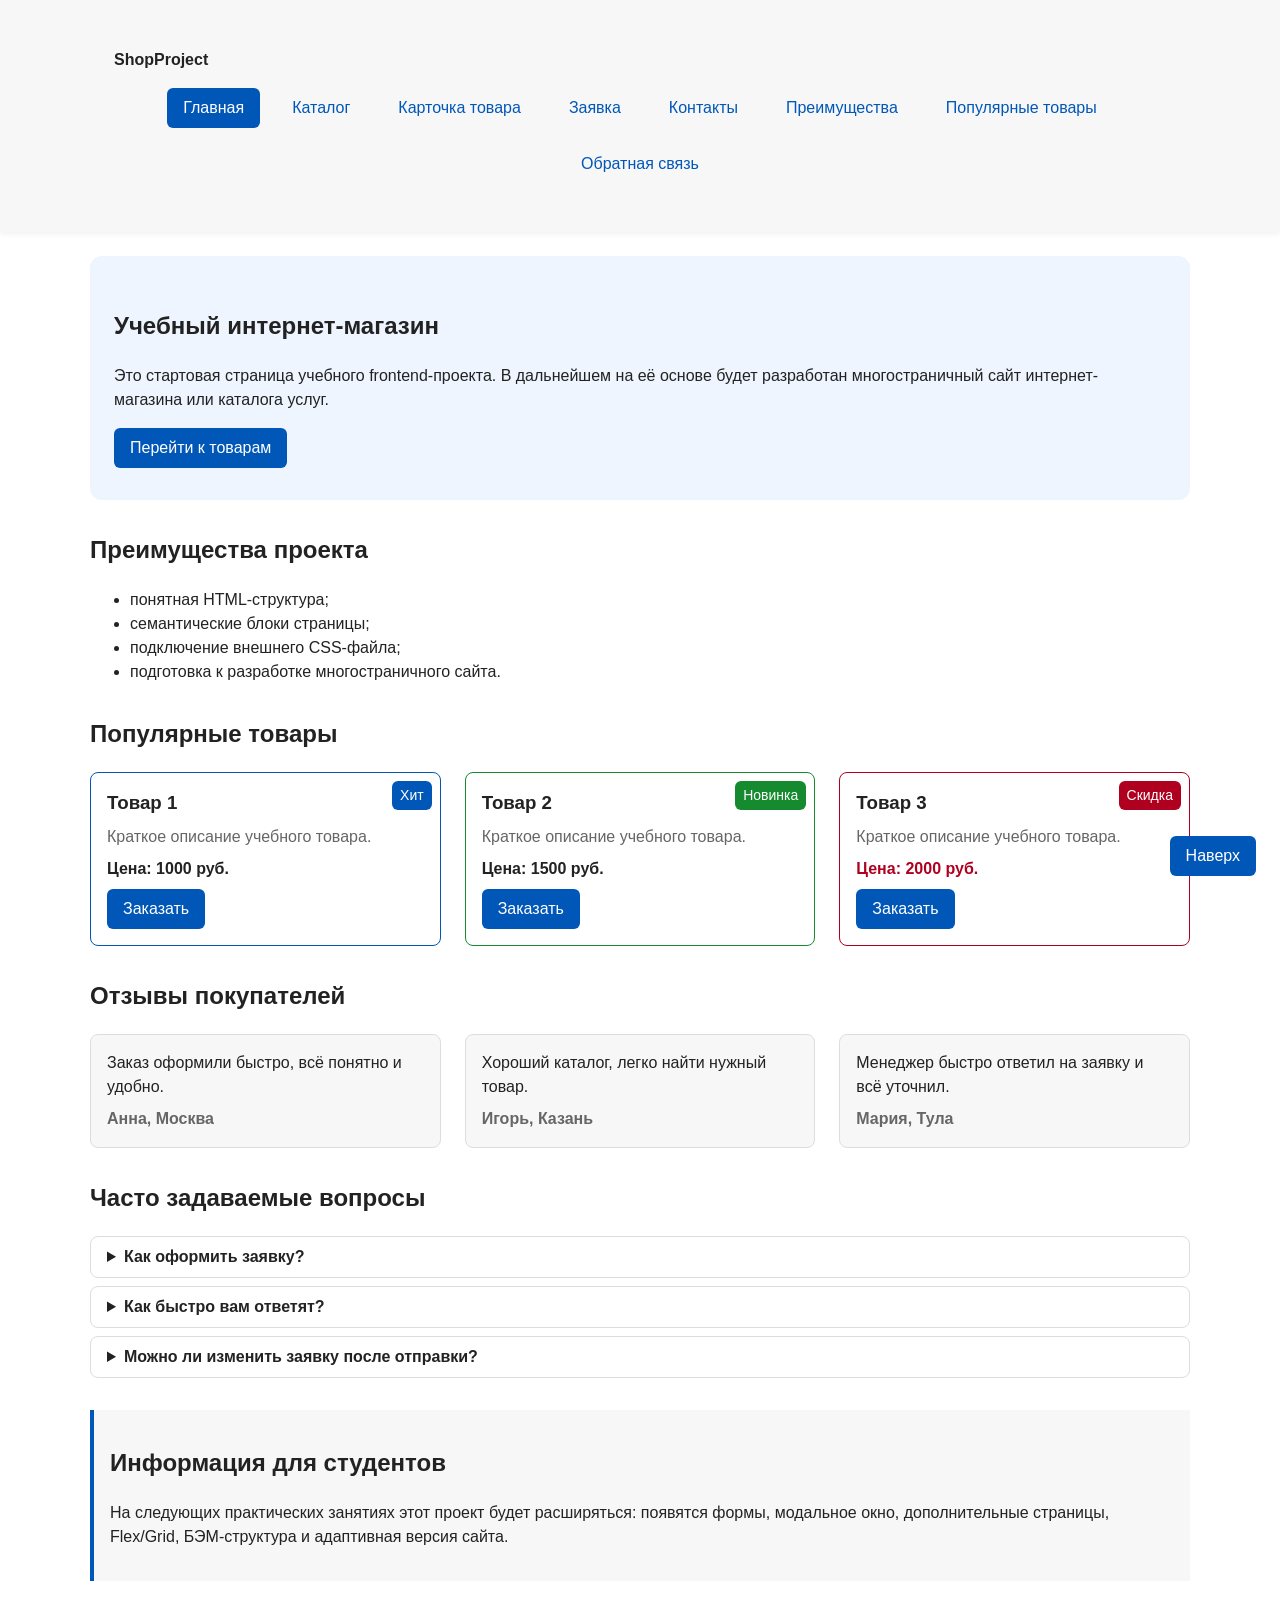
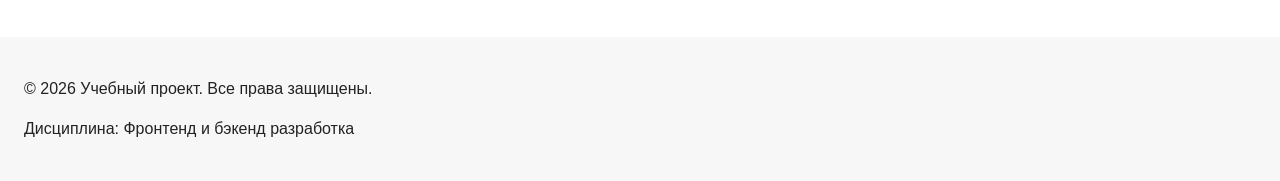
<file: index.html>
<!DOCTYPE html>
<html lang="ru">
<head>
  <meta charset="UTF-8">
  <meta name="viewport" content="width=device-width, initial-scale=1.0">
  <meta name="description" content="Главная страница учебного интернет-магазина: преимущества, популярные товары, отзывы и вопросы.">
  <title>Учебный интернет-магазин</title>
  <link rel="stylesheet" href="css/style.css">
  <script src="js/main.js" defer></script>
</head>
<body>
  <header class="site-header">
    <div class="site-header__inner">
      <a class="site-header__logo" href="index.html">ShopProject</a>

      <nav class="site-nav" aria-label="Основная навигация">
        <ul class="site-nav__list">
          <li class="site-nav__item">
            <a class="site-nav__link site-nav__link--active" href="index.html">Главная</a>
          </li>
          <li class="site-nav__item">
            <a class="site-nav__link" href="catalog.html">Каталог</a>
          </li>
          <li class="site-nav__item">
            <a class="site-nav__link" href="product.html">Карточка товара</a>
          </li>
          <li class="site-nav__item">
            <a class="site-nav__link" href="order.html">Заявка</a>
          </li>
          <li class="site-nav__item">
            <a class="site-nav__link" href="contacts.html">Контакты</a>
          </li>
          <li class="site-nav__item">
            <a class="site-nav__link" href="index.html#advantages">Преимущества</a>
          </li>
          <li class="site-nav__item">
            <a class="site-nav__link" href="index.html#popular">Популярные товары</a>
          </li>
          <li class="site-nav__item">
            <a class="site-nav__link" href="index.html#contacts">Обратная связь</a>
          </li>
        </ul>
      </nav>
    </div>
  </header>

  <main>
    <!-- Основное содержимое страницы -->
    <section class="hero">
      <h1>Учебный интернет-магазин</h1>
      <p>
        Это стартовая страница учебного frontend-проекта.
        В дальнейшем на её основе будет разработан многостраничный сайт
        интернет-магазина или каталога услуг.
      </p>
      <a class="button button--primary" href="#popular">Перейти к товарам</a>
    </section>

    <section class="section" id="advantages">
      <h2>Преимущества проекта</h2>

      <ul class="advantages-list">
        <li>понятная HTML-структура;</li>
        <li>семантические блоки страницы;</li>
        <li>подключение внешнего CSS-файла;</li>
        <li>подготовка к разработке многостраничного сайта.</li>
      </ul>
    </section>

    <section class="section" id="popular">
      <h2>Популярные товары</h2>

      <div class="products-grid">
        <article class="product-card product-card--featured">
          <span class="product-card__badge">Хит</span>
          <h3 class="product-card__title">Товар 1</h3>
          <p class="product-card__description">Краткое описание учебного товара.</p>
          <p class="product-card__price">Цена: 1000 руб.</p>
          <button
            class="button button--primary product-card__button"
            type="button"
            data-product="Товар 1"
          >
            Заказать
          </button>
        </article>

        <article class="product-card product-card--new">
          <span class="product-card__badge">Новинка</span>
          <h3 class="product-card__title">Товар 2</h3>
          <p class="product-card__description">Краткое описание учебного товара.</p>
          <p class="product-card__price">Цена: 1500 руб.</p>
          <button
            class="button button--primary product-card__button"
            type="button"
            data-product="Товар 2"
          >
            Заказать
          </button>
        </article>

        <article class="product-card product-card--discount">
          <span class="product-card__badge">Скидка</span>
          <h3 class="product-card__title">Товар 3</h3>
          <p class="product-card__description">Краткое описание учебного товара.</p>
          <p class="product-card__price">Цена: 2000 руб.</p>
          <button
            class="button button--primary product-card__button"
            type="button"
            data-product="Товар 3"
          >
            Заказать
          </button>
        </article>
      </div>
    </section>

    <section class="section" id="reviews">
      <h2>Отзывы покупателей</h2>

      <div class="reviews-grid">
        <article class="review-card">
          <p class="review-card__text">Заказ оформили быстро, всё понятно и удобно.</p>
          <p class="review-card__author">Анна, Москва</p>
        </article>

        <article class="review-card">
          <p class="review-card__text">Хороший каталог, легко найти нужный товар.</p>
          <p class="review-card__author">Игорь, Казань</p>
        </article>

        <article class="review-card">
          <p class="review-card__text">Менеджер быстро ответил на заявку и всё уточнил.</p>
          <p class="review-card__author">Мария, Тула</p>
        </article>
      </div>
    </section>

    <section class="section faq" id="faq">
      <h2>Часто задаваемые вопросы</h2>

      <details class="faq__item">
        <summary class="faq__question">Как оформить заявку?</summary>
        <p class="faq__answer">
          Нажмите кнопку «Заказать» в карточке товара или откройте страницу «Заявка»
          и заполните форму.
        </p>
      </details>

      <details class="faq__item">
        <summary class="faq__question">Как быстро вам ответят?</summary>
        <p class="faq__answer">Мы связываемся с покупателем в течение одного рабочего дня.</p>
      </details>

      <details class="faq__item">
        <summary class="faq__question">Можно ли изменить заявку после отправки?</summary>
        <p class="faq__answer">
          Да, свяжитесь с нами по телефону или e-mail из раздела «Контакты».
        </p>
      </details>
    </section>

    <aside class="aside-info">
      <h2>Информация для студентов</h2>
      <p>
        На следующих практических занятиях этот проект будет расширяться:
        появятся формы, модальное окно, дополнительные страницы, Flex/Grid,
        БЭМ-структура и адаптивная версия сайта.
      </p>
    </aside>
  </main>

  <footer class="site-footer" id="contacts">
    <p>&copy; 2026 Учебный проект. Все права защищены.</p>
    <p>Дисциплина: Фронтенд и бэкенд разработка</p>
  </footer>

  <a class="button button--primary to-top" href="#">Наверх</a>

  <dialog
    class="order-dialog"
    id="order-dialog"
    aria-labelledby="order-dialog-title"
    aria-describedby="order-dialog-product"
  >
    <div class="order-dialog__header">
      <h2 class="order-dialog__title" id="order-dialog-title">Оформление заявки</h2>
      <button
        class="order-dialog__close"
        type="button"
        id="close-order-dialog-icon"
        aria-label="Закрыть окно заявки"
      >
        &times;
      </button>
    </div>

    <p class="order-dialog__product" id="order-dialog-product">
      Выбранный товар: <strong id="order-dialog-product-name">не выбран</strong>
    </p>

    <form class="order-form" id="order-form" action="#" method="post" novalidate>
      <input id="selected-product" name="selected-product" type="hidden">

      <p class="order-form__note">Поля, отмеченные звёздочкой (<span class="order-form__required">*</span>), обязательны для заполнения.</p>

      <div class="order-form__field">
        <label class="order-form__label" for="order-name">Имя <span class="order-form__required" aria-hidden="true">*</span></label>
        <input
          class="order-form__input"
          id="order-name"
          name="name"
          type="text"
          placeholder="Введите ваше имя"
          minlength="2"
          autocomplete="given-name"
          required
        >
      </div>

      <div class="order-form__field">
        <label class="order-form__label" for="order-email">E-mail <span class="order-form__required" aria-hidden="true">*</span></label>
        <input
          class="order-form__input"
          id="order-email"
          name="email"
          type="email"
          placeholder="example@mail.ru"
          autocomplete="email"
          required
        >
      </div>

      <div class="order-form__field">
        <label class="order-form__label" for="order-phone">Телефон <span class="order-form__required" aria-hidden="true">*</span></label>
        <input
          class="order-form__input"
          id="order-phone"
          name="phone"
          type="tel"
          inputmode="tel"
          placeholder="+7 (900) 000-00-00"
          pattern="^\+7 \(\d{3}\) \d{3}-\d{2}-\d{2}$"
          aria-describedby="order-phone-hint"
          autocomplete="tel"
          required
        >
        <small class="order-form__hint" id="order-phone-hint">Формат: +7 (900) 000-00-00</small>
      </div>

      <div class="order-form__field">
        <label class="order-form__label" for="order-date">Дата связи</label>
        <input
          class="order-form__input"
          id="order-date"
          name="date"
          type="date"
        >
      </div>

      <div class="order-form__field">
        <label class="order-form__label" for="order-topic">Тема заявки <span class="order-form__required" aria-hidden="true">*</span></label>
        <select class="order-form__select" id="order-topic" name="topic" required>
          <option value="">Выберите тему</option>
          <option value="product">Заказ товара</option>
          <option value="consultation">Консультация</option>
          <option value="delivery">Доставка</option>
        </select>
      </div>

      <div class="order-form__field">
        <label class="order-form__label" for="order-comment">Комментарий</label>
        <textarea
          class="order-form__textarea"
          id="order-comment"
          name="comment"
          rows="4"
          placeholder="Укажите дополнительную информацию"
        ></textarea>
      </div>

      <div class="order-form__field order-form__field--checkbox">
        <input
          id="order-agreement"
          name="agreement"
          type="checkbox"
          required
        >
        <label class="order-form__label order-form__label--inline" for="order-agreement">
          Я согласен на обработку данных <span class="order-form__required" aria-hidden="true">*</span>
        </label>
      </div>

      <div class="order-form__actions">
        <button class="button button--secondary" type="button" id="close-order-dialog">
          Закрыть
        </button>
        <button class="button button--primary" type="submit">
          Отправить заявку
        </button>
      </div>
    </form>
  </dialog>

  <p class="success-message" id="success-message" role="status" hidden>
    Форма успешно отправлена!
  </p>
</body>
</html>
</file>
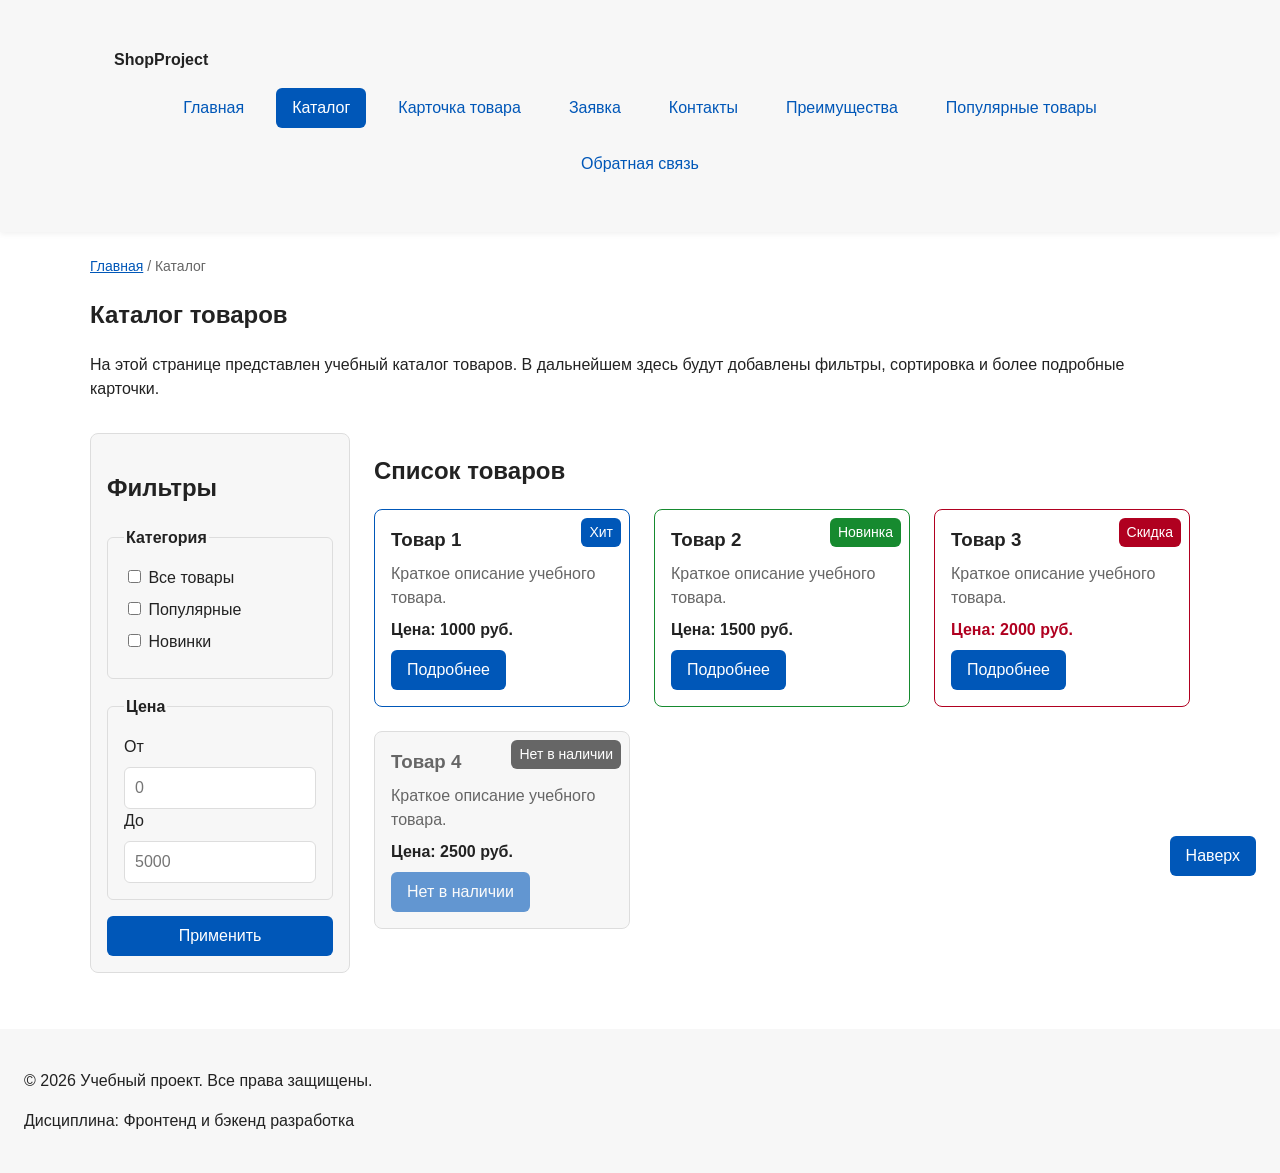
<file: catalog.html>
<!DOCTYPE html>
<html lang="ru">
<head>
  <meta charset="UTF-8">
  <meta name="viewport" content="width=device-width, initial-scale=1.0">
  <meta name="description" content="Каталог товаров учебного интернет-магазина.">
  <title>Каталог товаров — Учебный интернет-магазин</title>
  <link rel="stylesheet" href="css/style.css">
</head>
<body>
  <header class="site-header">
    <div class="site-header__inner">
      <a class="site-header__logo" href="index.html">ShopProject</a>

      <nav class="site-nav" aria-label="Основная навигация">
        <ul class="site-nav__list">
          <li class="site-nav__item">
            <a class="site-nav__link" href="index.html">Главная</a>
          </li>
          <li class="site-nav__item">
            <a class="site-nav__link site-nav__link--active" href="catalog.html">Каталог</a>
          </li>
          <li class="site-nav__item">
            <a class="site-nav__link" href="product.html">Карточка товара</a>
          </li>
          <li class="site-nav__item">
            <a class="site-nav__link" href="order.html">Заявка</a>
          </li>
          <li class="site-nav__item">
            <a class="site-nav__link" href="contacts.html">Контакты</a>
          </li>
          <li class="site-nav__item">
            <a class="site-nav__link" href="index.html#advantages">Преимущества</a>
          </li>
          <li class="site-nav__item">
            <a class="site-nav__link" href="index.html#popular">Популярные товары</a>
          </li>
          <li class="site-nav__item">
            <a class="site-nav__link" href="index.html#contacts">Обратная связь</a>
          </li>
        </ul>
      </nav>
    </div>
  </header>

  <main>
    <nav class="breadcrumbs" aria-label="Хлебные крошки">
      <a class="breadcrumbs__link" href="index.html">Главная</a>
      <span class="breadcrumbs__current">Каталог</span>
    </nav>

    <section class="section">
      <h1>Каталог товаров</h1>
      <p>
        На этой странице представлен учебный каталог товаров.
        В дальнейшем здесь будут добавлены фильтры, сортировка и более
        подробные карточки.
      </p>
    </section>

    <section class="catalog-layout">
      <aside class="catalog-filters">
        <h2>Фильтры</h2>

        <form class="filters-form" action="#" method="get">
          <fieldset>
            <legend>Категория</legend>

            <label>
              <input type="checkbox" name="category" value="all">
              Все товары
            </label>

            <label>
              <input type="checkbox" name="category" value="popular">
              Популярные
            </label>

            <label>
              <input type="checkbox" name="category" value="new">
              Новинки
            </label>
          </fieldset>

          <fieldset>
            <legend>Цена</legend>

            <label for="price-from">От</label>
            <input id="price-from" name="price-from" type="number" min="0" placeholder="0">

            <label for="price-to">До</label>
            <input id="price-to" name="price-to" type="number" min="0" placeholder="5000">
          </fieldset>

          <button class="button button--primary" type="submit">Применить</button>
        </form>
      </aside>

      <section class="catalog-products">
        <h2>Список товаров</h2>

        <div class="products-grid">
        <article class="product-card product-card--featured">
          <span class="product-card__badge">Хит</span>
          <h3 class="product-card__title">Товар 1</h3>
          <p class="product-card__description">Краткое описание учебного товара.</p>
          <p class="product-card__price">Цена: 1000 руб.</p>
          <a class="button button--primary product-card__button" href="product.html">Подробнее</a>
        </article>

        <article class="product-card product-card--new">
          <span class="product-card__badge">Новинка</span>
          <h3 class="product-card__title">Товар 2</h3>
          <p class="product-card__description">Краткое описание учебного товара.</p>
          <p class="product-card__price">Цена: 1500 руб.</p>
          <a class="button button--primary product-card__button" href="product.html">Подробнее</a>
        </article>

        <article class="product-card product-card--discount">
          <span class="product-card__badge">Скидка</span>
          <h3 class="product-card__title">Товар 3</h3>
          <p class="product-card__description">Краткое описание учебного товара.</p>
          <p class="product-card__price">Цена: 2000 руб.</p>
          <a class="button button--primary product-card__button" href="product.html">Подробнее</a>
        </article>

        <article class="product-card product-card--unavailable">
          <span class="product-card__badge">Нет в наличии</span>
          <h3 class="product-card__title">Товар 4</h3>
          <p class="product-card__description">Краткое описание учебного товара.</p>
          <p class="product-card__price">Цена: 2500 руб.</p>
          <button class="button button--primary product-card__button" type="button" disabled>Нет в наличии</button>
        </article>
        </div>
      </section>
    </section>
  </main>

  <footer class="site-footer">
    <p>&copy; 2026 Учебный проект. Все права защищены.</p>
    <p>Дисциплина: Фронтенд и бэкенд разработка</p>
  </footer>

  <a class="button button--primary to-top" href="#">Наверх</a>
</body>
</html>
</file>
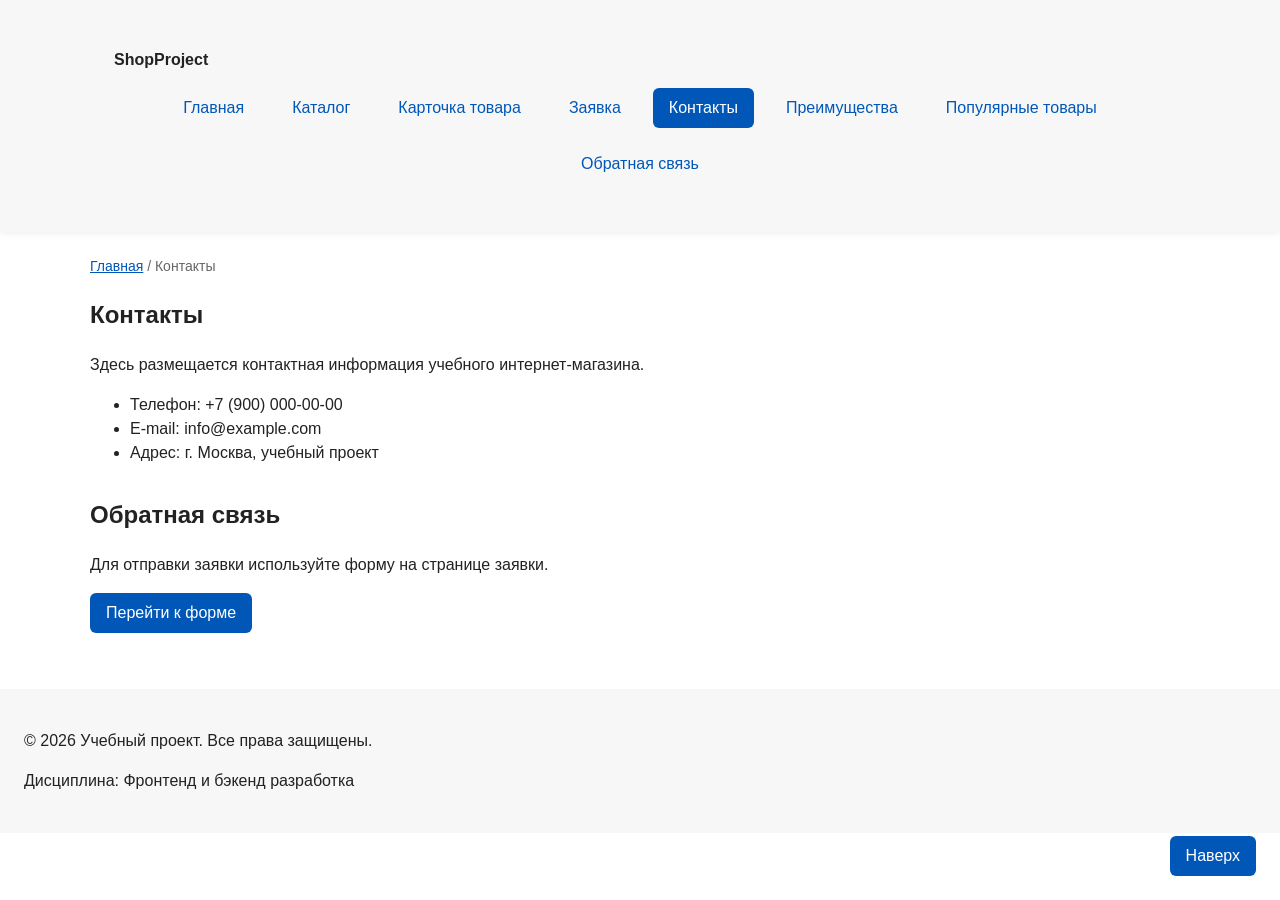
<file: contacts.html>
<!DOCTYPE html>
<html lang="ru">
<head>
  <meta charset="UTF-8">
  <meta name="viewport" content="width=device-width, initial-scale=1.0">
  <meta name="description" content="Контактная информация учебного интернет-магазина.">
  <title>Контакты — Учебный интернет-магазин</title>
  <link rel="stylesheet" href="css/style.css">
</head>
<body>
  <header class="site-header">
    <div class="site-header__inner">
      <a class="site-header__logo" href="index.html">ShopProject</a>

      <nav class="site-nav" aria-label="Основная навигация">
        <ul class="site-nav__list">
          <li class="site-nav__item">
            <a class="site-nav__link" href="index.html">Главная</a>
          </li>
          <li class="site-nav__item">
            <a class="site-nav__link" href="catalog.html">Каталог</a>
          </li>
          <li class="site-nav__item">
            <a class="site-nav__link" href="product.html">Карточка товара</a>
          </li>
          <li class="site-nav__item">
            <a class="site-nav__link" href="order.html">Заявка</a>
          </li>
          <li class="site-nav__item">
            <a class="site-nav__link site-nav__link--active" href="contacts.html">Контакты</a>
          </li>
          <li class="site-nav__item">
            <a class="site-nav__link" href="index.html#advantages">Преимущества</a>
          </li>
          <li class="site-nav__item">
            <a class="site-nav__link" href="index.html#popular">Популярные товары</a>
          </li>
          <li class="site-nav__item">
            <a class="site-nav__link" href="index.html#contacts">Обратная связь</a>
          </li>
        </ul>
      </nav>
    </div>
  </header>

  <main>
    <nav class="breadcrumbs" aria-label="Хлебные крошки">
      <a class="breadcrumbs__link" href="index.html">Главная</a>
      <span class="breadcrumbs__current">Контакты</span>
    </nav>

    <section class="section">
      <h1>Контакты</h1>
      <p>
        Здесь размещается контактная информация учебного интернет-магазина.
      </p>

      <ul>
        <li>Телефон: +7 (900) 000-00-00</li>
        <li>E-mail: info@example.com</li>
        <li>Адрес: г. Москва, учебный проект</li>
      </ul>
    </section>

    <section class="section" id="feedback">
      <h2>Обратная связь</h2>
      <p>
        Для отправки заявки используйте форму на странице заявки.
      </p>
      <a class="button button--primary" href="order.html">Перейти к форме</a>
    </section>
  </main>

  <footer class="site-footer">
    <p>&copy; 2026 Учебный проект. Все права защищены.</p>
    <p>Дисциплина: Фронтенд и бэкенд разработка</p>
  </footer>

  <a class="button button--primary to-top" href="#">Наверх</a>
</body>
</html>
</file>
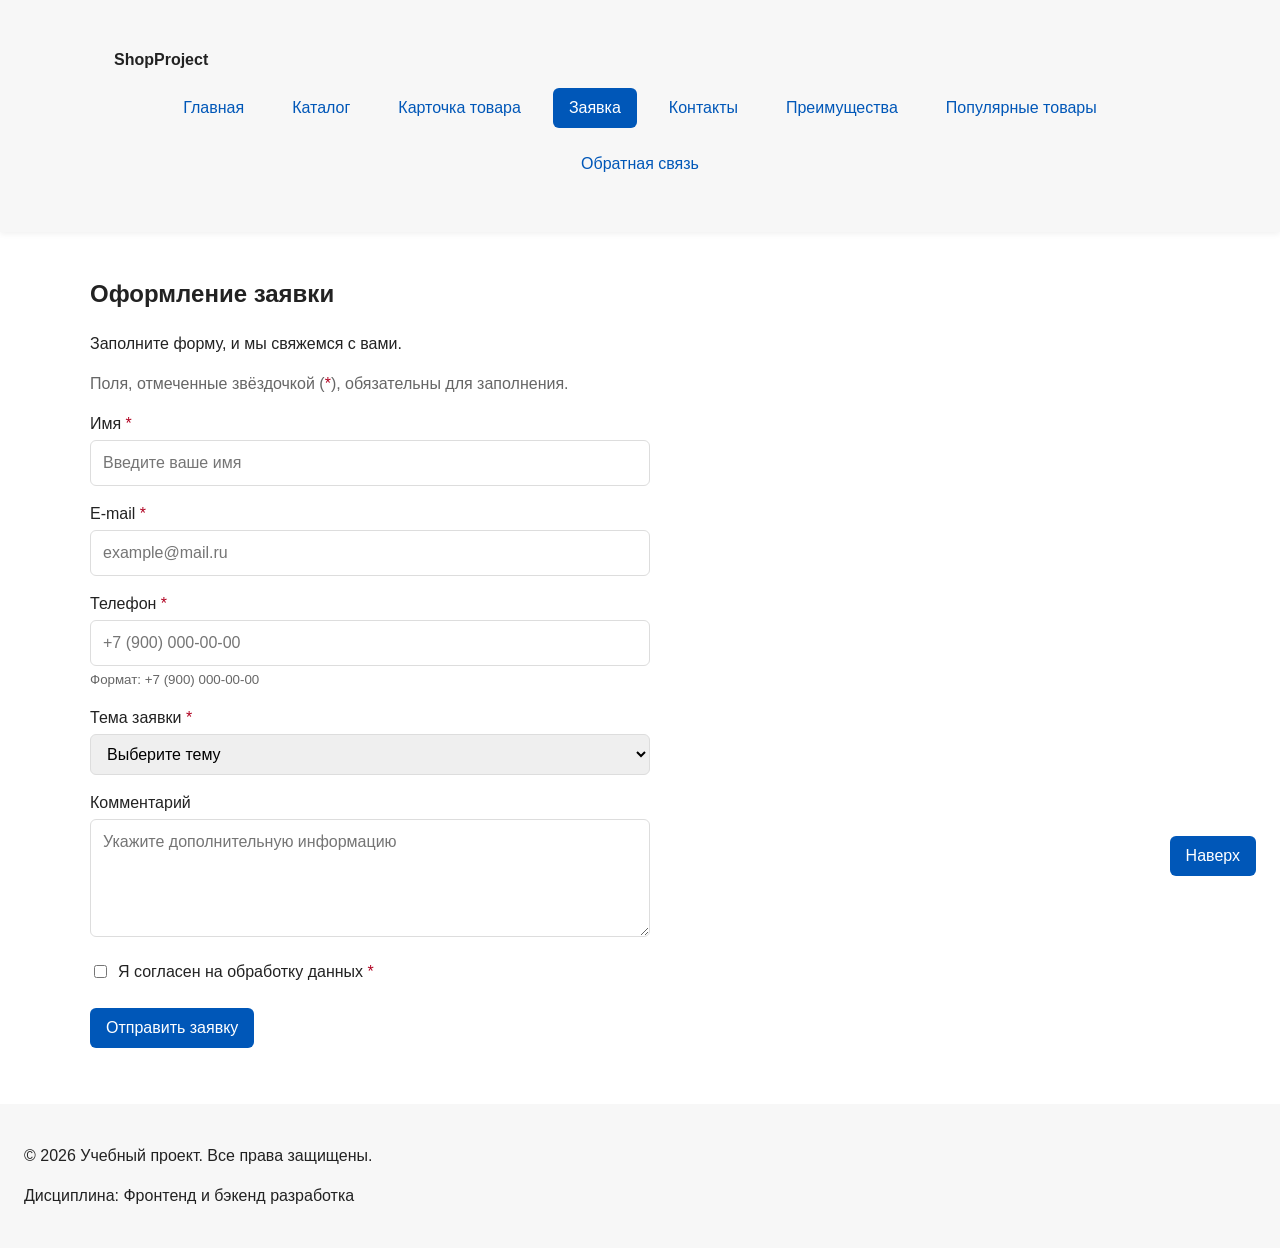
<file: order.html>
<!DOCTYPE html>
<html lang="ru">
<head>
  <meta charset="UTF-8">
  <meta name="viewport" content="width=device-width, initial-scale=1.0">
  <meta name="description" content="Форма оформления заявки в учебном интернет-магазине.">
  <title>Заявка — Учебный интернет-магазин</title>
  <link rel="stylesheet" href="css/style.css">
</head>
<body>
  <header class="site-header">
    <div class="site-header__inner">
      <a class="site-header__logo" href="index.html">ShopProject</a>

      <nav class="site-nav" aria-label="Основная навигация">
        <ul class="site-nav__list">
          <li class="site-nav__item">
            <a class="site-nav__link" href="index.html">Главная</a>
          </li>
          <li class="site-nav__item">
            <a class="site-nav__link" href="catalog.html">Каталог</a>
          </li>
          <li class="site-nav__item">
            <a class="site-nav__link" href="product.html">Карточка товара</a>
          </li>
          <li class="site-nav__item">
            <a class="site-nav__link site-nav__link--active" href="order.html">Заявка</a>
          </li>
          <li class="site-nav__item">
            <a class="site-nav__link" href="contacts.html">Контакты</a>
          </li>
          <li class="site-nav__item">
            <a class="site-nav__link" href="index.html#advantages">Преимущества</a>
          </li>
          <li class="site-nav__item">
            <a class="site-nav__link" href="index.html#popular">Популярные товары</a>
          </li>
          <li class="site-nav__item">
            <a class="site-nav__link" href="index.html#contacts">Обратная связь</a>
          </li>
        </ul>
      </nav>
    </div>
  </header>

  <main>
    <section class="section">
      <h1>Оформление заявки</h1>
      <p>Заполните форму, и мы свяжемся с вами.</p>

      <form class="order-form order-form--page" action="#" method="post">
      <p class="order-form__note">Поля, отмеченные звёздочкой (<span class="order-form__required">*</span>), обязательны для заполнения.</p>

      <div class="order-form__field">
        <label class="order-form__label" for="order-name">Имя <span class="order-form__required" aria-hidden="true">*</span></label>
        <input
          class="order-form__input"
          id="order-name"
          name="name"
          type="text"
          placeholder="Введите ваше имя"
          minlength="2"
          autocomplete="given-name"
          required
        >
      </div>

      <div class="order-form__field">
        <label class="order-form__label" for="order-email">E-mail <span class="order-form__required" aria-hidden="true">*</span></label>
        <input
          class="order-form__input"
          id="order-email"
          name="email"
          type="email"
          placeholder="example@mail.ru"
          autocomplete="email"
          required
        >
      </div>

      <div class="order-form__field">
        <label class="order-form__label" for="order-phone">Телефон <span class="order-form__required" aria-hidden="true">*</span></label>
        <input
          class="order-form__input"
          id="order-phone"
          name="phone"
          type="tel"
          inputmode="tel"
          placeholder="+7 (900) 000-00-00"
          pattern="^\+7 \(\d{3}\) \d{3}-\d{2}-\d{2}$"
          aria-describedby="order-phone-hint"
          autocomplete="tel"
          required
        >
        <small class="order-form__hint" id="order-phone-hint">Формат: +7 (900) 000-00-00</small>
      </div>

      <div class="order-form__field">
        <label class="order-form__label" for="order-topic">Тема заявки <span class="order-form__required" aria-hidden="true">*</span></label>
        <select class="order-form__select" id="order-topic" name="topic" required>
          <option value="">Выберите тему</option>
          <option value="product">Заказ товара</option>
          <option value="consultation">Консультация</option>
          <option value="delivery">Доставка</option>
        </select>
      </div>

      <div class="order-form__field">
        <label class="order-form__label" for="order-comment">Комментарий</label>
        <textarea
          class="order-form__textarea"
          id="order-comment"
          name="comment"
          rows="4"
          placeholder="Укажите дополнительную информацию"
        ></textarea>
      </div>

      <div class="order-form__field order-form__field--checkbox">
        <input
          id="order-agreement"
          name="agreement"
          type="checkbox"
          required
        >
        <label class="order-form__label order-form__label--inline" for="order-agreement">
          Я согласен на обработку данных <span class="order-form__required" aria-hidden="true">*</span>
        </label>
      </div>

        <div class="order-form__actions">
          <button class="button button--primary" type="submit">Отправить заявку</button>
        </div>
      </form>
    </section>
  </main>

  <footer class="site-footer">
    <p>&copy; 2026 Учебный проект. Все права защищены.</p>
    <p>Дисциплина: Фронтенд и бэкенд разработка</p>
  </footer>

  <a class="button button--primary to-top" href="#">Наверх</a>
</body>
</html>
</file>
<file: css/style.css>
/* ===============================
   1. Переменные проекта
   =============================== */

:root {
  /* Основные цвета проекта */
  --color-bg: #ffffff;
  --color-text: #222222;
  --color-muted: #666666;
  --color-primary: #0057b8;
  --color-primary-dark: #003f86;
  --color-border: #dddddd;
  --color-surface: #f7f7f7;
  --color-surface-accent: #eef5ff;
  --color-danger: #b00020;
  --color-success: #168a2f;
  --color-success-bg: #eefaf0;
  --color-white: #ffffff;

  /* Отступы */
  --space-xs: 4px;
  --space-sm: 8px;
  --space-md: 16px;
  --space-lg: 24px;
  --space-xl: 32px;

  /* Скругления */
  --radius-sm: 6px;
  --radius-md: 8px;
  --radius-lg: 12px;

  /* Размеры */
  --container-width: 1100px;
  --sticky-offset: 250px;
}

/* ===============================
   2. Базовые стили
   =============================== */

* {
  box-sizing: border-box;
}

body {
  margin: 0;
  font-family: Arial, sans-serif;
  line-height: 1.5;
  color: var(--color-text);
  background-color: var(--color-bg);
}

header,
main,
footer {
  padding: var(--space-lg);
}

header {
  background-color: var(--color-surface);
  position: sticky;
  top: 0;
  z-index: 60;
  box-shadow: 0 2px 6px rgba(0, 0, 0, 0.06);
}

footer {
  background-color: var(--color-surface);
}

/* ===============================
   3. Общие элементы интерфейса
   =============================== */

a {
  color: var(--color-primary);
}

a:hover {
  color: var(--color-primary-dark);
}

a:focus-visible {
  outline: 2px solid var(--color-primary);
  outline-offset: 3px;
}

/* Блок button с модификаторами */

.button {
  display: inline-block;
  padding: var(--space-sm) var(--space-md);
  border: none;
  border-radius: var(--radius-sm);
  font: inherit;
  text-decoration: none;
  cursor: pointer;
}

.button--primary {
  color: var(--color-white);
  background-color: var(--color-primary);
}

.button--primary:hover {
  background-color: var(--color-primary-dark);
}

.button--secondary {
  color: var(--color-primary);
  background-color: transparent;
  border: 1px solid var(--color-primary);
}

.button--secondary:hover {
  color: var(--color-white);
  background-color: var(--color-primary);
}

.button:focus-visible {
  outline: 2px solid var(--color-primary);
  outline-offset: 3px;
}

.button:active {
  transform: translateY(1px);
}

.button:disabled,
.button--disabled {
  opacity: 0.6;
  cursor: not-allowed;
}

.button:disabled:hover,
.button:disabled:active {
  background-color: var(--color-primary);
  transform: none;
}

/* ===============================
   4. Шапка сайта и навигация
   =============================== */

.site-header {
  background-color: var(--color-surface);
}

.site-header__inner {
  max-width: var(--container-width);
  margin: 0 auto;
  padding: var(--space-lg);
}

.site-header__logo {
  font-weight: 700;
  color: var(--color-text);
  text-decoration: none;
}

.site-nav__list {
  display: flex;
  flex-wrap: wrap;
  justify-content: center;
  align-items: center;
  gap: var(--space-md);
  padding: 0;
  margin: var(--space-md) 0 0;
  list-style: none;
}

.site-nav__link {
  display: inline-block;
  padding: var(--space-sm) var(--space-md);
  color: var(--color-primary);
  text-decoration: none;
  border-radius: var(--radius-sm);
}

.site-nav__link:hover {
  color: var(--color-white);
  background-color: var(--color-primary);
}

.site-nav__link:focus-visible {
  outline: 2px solid var(--color-primary);
  outline-offset: 3px;
}

.site-nav__link--active {
  color: var(--color-white);
  background-color: var(--color-primary);
}

/* ===============================
   5. Компоненты страницы
   =============================== */

.hero {
  max-width: var(--container-width);
  margin: 0 auto var(--space-xl);
  padding: var(--space-xl) var(--space-lg);
  background-color: var(--color-surface-accent);
  border-radius: var(--radius-lg);
}

.section {
  max-width: var(--container-width);
  margin: 0 auto var(--space-xl);
}

.section h2 {
  margin-top: 0;
}

.product-card {
  position: relative;
  display: flex;
  flex-direction: column;
  gap: var(--space-sm);
  padding: var(--space-md);
  border: 1px solid var(--color-border);
  border-radius: var(--radius-md);
  background-color: var(--color-bg);
}

.product-card:hover {
  border-color: var(--color-primary);
  box-shadow: 0 4px 12px rgba(0, 0, 0, 0.1);
}

.product-card:focus-within {
  border-color: var(--color-primary);
  box-shadow: 0 0 0 2px var(--color-primary);
}

.product-card--featured {
  border-color: var(--color-primary);
}

.product-card--new {
  border-color: var(--color-success);
}

.product-card--discount {
  border-color: var(--color-danger);
}

.product-card--unavailable,
.product-card--unavailable:hover {
  border-color: var(--color-border);
  background-color: var(--color-surface);
  box-shadow: none;
}

.product-card__badge {
  position: absolute;
  top: var(--space-sm);
  right: var(--space-sm);
  padding: var(--space-xs) var(--space-sm);
  font-size: 14px;
  color: var(--color-white);
  background-color: var(--color-primary);
  border-radius: var(--radius-sm);
}

.product-card--new .product-card__badge {
  background-color: var(--color-success);
}

.product-card--discount .product-card__badge {
  background-color: var(--color-danger);
}

.product-card--unavailable .product-card__badge {
  background-color: var(--color-muted);
}

.product-card--unavailable .product-card__title {
  color: var(--color-muted);
}

.product-card__title {
  margin: 0;
  color: var(--color-text);
}

.product-card__description {
  margin: 0;
  color: var(--color-muted);
}

.product-card__price {
  margin: 0;
  font-weight: 700;
}

.product-card--discount .product-card__price {
  color: var(--color-danger);
}

.product-card__button {
  margin-top: auto;
  align-self: flex-start;
}

.aside-info {
  max-width: var(--container-width);
  margin: 0 auto var(--space-xl);
  padding: var(--space-md);
  border-left: 4px solid var(--color-primary);
  background-color: var(--color-surface);
}

/* ===============================
   6. Форма и модальное окно
   =============================== */

.order-dialog {
  width: min(100% - var(--space-xl), 560px);
  max-height: 90vh;
  overflow-y: auto;
  padding: var(--space-lg);
  border: none;
  border-radius: var(--radius-lg);
}

.order-dialog::backdrop {
  background-color: rgba(0, 0, 0, 0.5);
}

.order-dialog__header {
  display: flex;
  justify-content: space-between;
  align-items: flex-start;
  gap: var(--space-md);
}

.order-dialog__title {
  margin-top: 0;
}

.order-dialog__close {
  padding: 0 var(--space-sm);
  border: 1px solid var(--color-border);
  border-radius: var(--radius-sm);
  font-size: 24px;
  line-height: 1.4;
  color: var(--color-text);
  background-color: var(--color-white);
  cursor: pointer;
}

.order-dialog__close:hover {
  border-color: var(--color-primary);
  color: var(--color-primary);
}

.order-dialog__close:focus-visible {
  outline: 2px solid var(--color-primary);
  outline-offset: 3px;
}

.order-dialog__product {
  margin: 0 0 var(--space-md);
  padding: var(--space-sm) var(--space-md);
  border-left: 4px solid var(--color-primary);
  background-color: var(--color-surface-accent);
}

.order-form__field {
  margin-bottom: var(--space-md);
}

.order-form__label {
  display: block;
  margin-bottom: var(--space-xs);
}

.order-form__input,
.order-form__select,
.order-form__textarea {
  width: 100%;
  padding: 10px 12px;
  border: 1px solid var(--color-border);
  border-radius: var(--radius-sm);
  font: inherit;
}

.order-form__field--checkbox input[type="checkbox"] {
  width: auto;
}

.order-form--page {
  max-width: 560px;
}

.order-form__note {
  margin-top: 0;
  color: var(--color-muted);
}

.order-form__required {
  color: var(--color-danger);
}

.order-form__hint {
  display: block;
  margin-top: var(--space-xs);
  color: var(--color-muted);
}

.order-form__field--checkbox {
  display: flex;
  align-items: center;
  gap: var(--space-sm);
}

.order-form__label--inline {
  display: inline;
  margin-bottom: 0;
}

.order-form__input:hover,
.order-form__select:hover,
.order-form__textarea:hover {
  border-color: var(--color-primary);
}

.order-form__input:focus-visible,
.order-form__select:focus-visible,
.order-form__textarea:focus-visible,
.order-form__field--checkbox input:focus-visible,
.order-form__actions button:focus-visible {
  outline: 2px solid var(--color-primary);
  outline-offset: 3px;
}

[aria-invalid="true"] {
  border-color: var(--color-danger);
}

.order-form__actions {
  display: flex;
  gap: var(--space-sm);
  margin-top: var(--space-lg);
}

.success-message {
  max-width: var(--container-width);
  margin: var(--space-lg) auto;
  padding: var(--space-md);
  border-left: 4px solid var(--color-success);
  background-color: var(--color-success-bg);
}

/* ===============================
   7. Хлебные крошки и служебные стили
   =============================== */

.breadcrumbs {
  max-width: var(--container-width);
  margin: 0 auto var(--space-md);
  font-size: 14px;
  color: var(--color-muted);
}

.breadcrumbs__link {
  color: var(--color-primary);
}

.breadcrumbs__current::before {
  content: " / ";
  color: var(--color-muted);
}

html {
  scroll-behavior: smooth;
}

:target {
  outline: 2px dashed var(--color-primary);
  outline-offset: 4px;
}

/* ===============================
   8. Сетки: товары и каталог
   =============================== */

.products-grid {
  display: grid;
  grid-template-columns: repeat(3, 1fr);
  gap: var(--space-lg);
}

.catalog-layout {
  max-width: var(--container-width);
  margin: 0 auto var(--space-xl);
  display: grid;
  grid-template-columns: 260px 1fr;
  grid-template-areas: "filters products";
  gap: var(--space-lg);
}

.catalog-filters {
  grid-area: filters;
  padding: var(--space-md);
  border: 1px solid var(--color-border);
  border-radius: var(--radius-md);
  background-color: var(--color-surface);
}

.catalog-products {
  grid-area: products;
}

.filters-form {
  display: grid;
  gap: var(--space-md);
}

.filters-form fieldset {
  margin: 0;
  padding: var(--space-md);
  border: 1px solid var(--color-border);
  border-radius: var(--radius-sm);
}

.filters-form legend {
  font-weight: 700;
}

.filters-form label {
  display: block;
  margin-bottom: var(--space-sm);
}

.filters-form input[type="number"] {
  width: 100%;
  padding: 8px 10px;
  border: 1px solid var(--color-border);
  border-radius: var(--radius-sm);
  font: inherit;
}

/* ===============================
   9. Позиционирование и дополнительные блоки
   =============================== */

/* Фиксированная кнопка «Наверх» */

.to-top {
  position: fixed;
  right: var(--space-lg);
  bottom: var(--space-lg);
  z-index: 50;
}

/* Sticky-фильтр каталога */

.catalog-filters {
  position: sticky;
  top: var(--sticky-offset);
  align-self: start;
}

/* Карточка товара (страница product.html) */

.product-details {
  display: grid;
  grid-template-columns: 1fr 1fr;
  gap: var(--space-lg);
}

.product-details__image {
  max-width: 100%;
  height: auto;
  border: 1px solid var(--color-border);
  border-radius: var(--radius-md);
}

.product-details__title {
  margin-top: 0;
}

.product-details__price {
  font-weight: 700;
}

.product-table {
  width: 100%;
  border-collapse: collapse;
}

.product-table caption {
  margin-bottom: var(--space-sm);
  font-weight: 700;
  text-align: left;
}

.product-table th,
.product-table td {
  padding: var(--space-sm) var(--space-md);
  border: 1px solid var(--color-border);
  text-align: left;
}

.product-table th {
  background-color: var(--color-surface-accent);
}

/* Отзывы */

.reviews-grid {
  display: grid;
  grid-template-columns: repeat(3, 1fr);
  gap: var(--space-lg);
}

.review-card {
  padding: var(--space-md);
  border: 1px solid var(--color-border);
  border-radius: var(--radius-md);
  background-color: var(--color-surface);
}

.review-card__text {
  margin: 0 0 var(--space-sm);
}

.review-card__author {
  margin: 0;
  font-weight: 700;
  color: var(--color-muted);
}

/* Часто задаваемые вопросы */

.faq__item {
  margin-bottom: var(--space-sm);
  padding: var(--space-sm) var(--space-md);
  border: 1px solid var(--color-border);
  border-radius: var(--radius-md);
}

.faq__item:hover {
  border-color: var(--color-primary);
}

.faq__question {
  font-weight: 700;
  cursor: pointer;
}

.faq__question:focus-visible {
  outline: 2px solid var(--color-primary);
  outline-offset: 3px;
}

.faq__answer {
  margin: var(--space-sm) 0 0;
  color: var(--color-muted);
}
</file>
